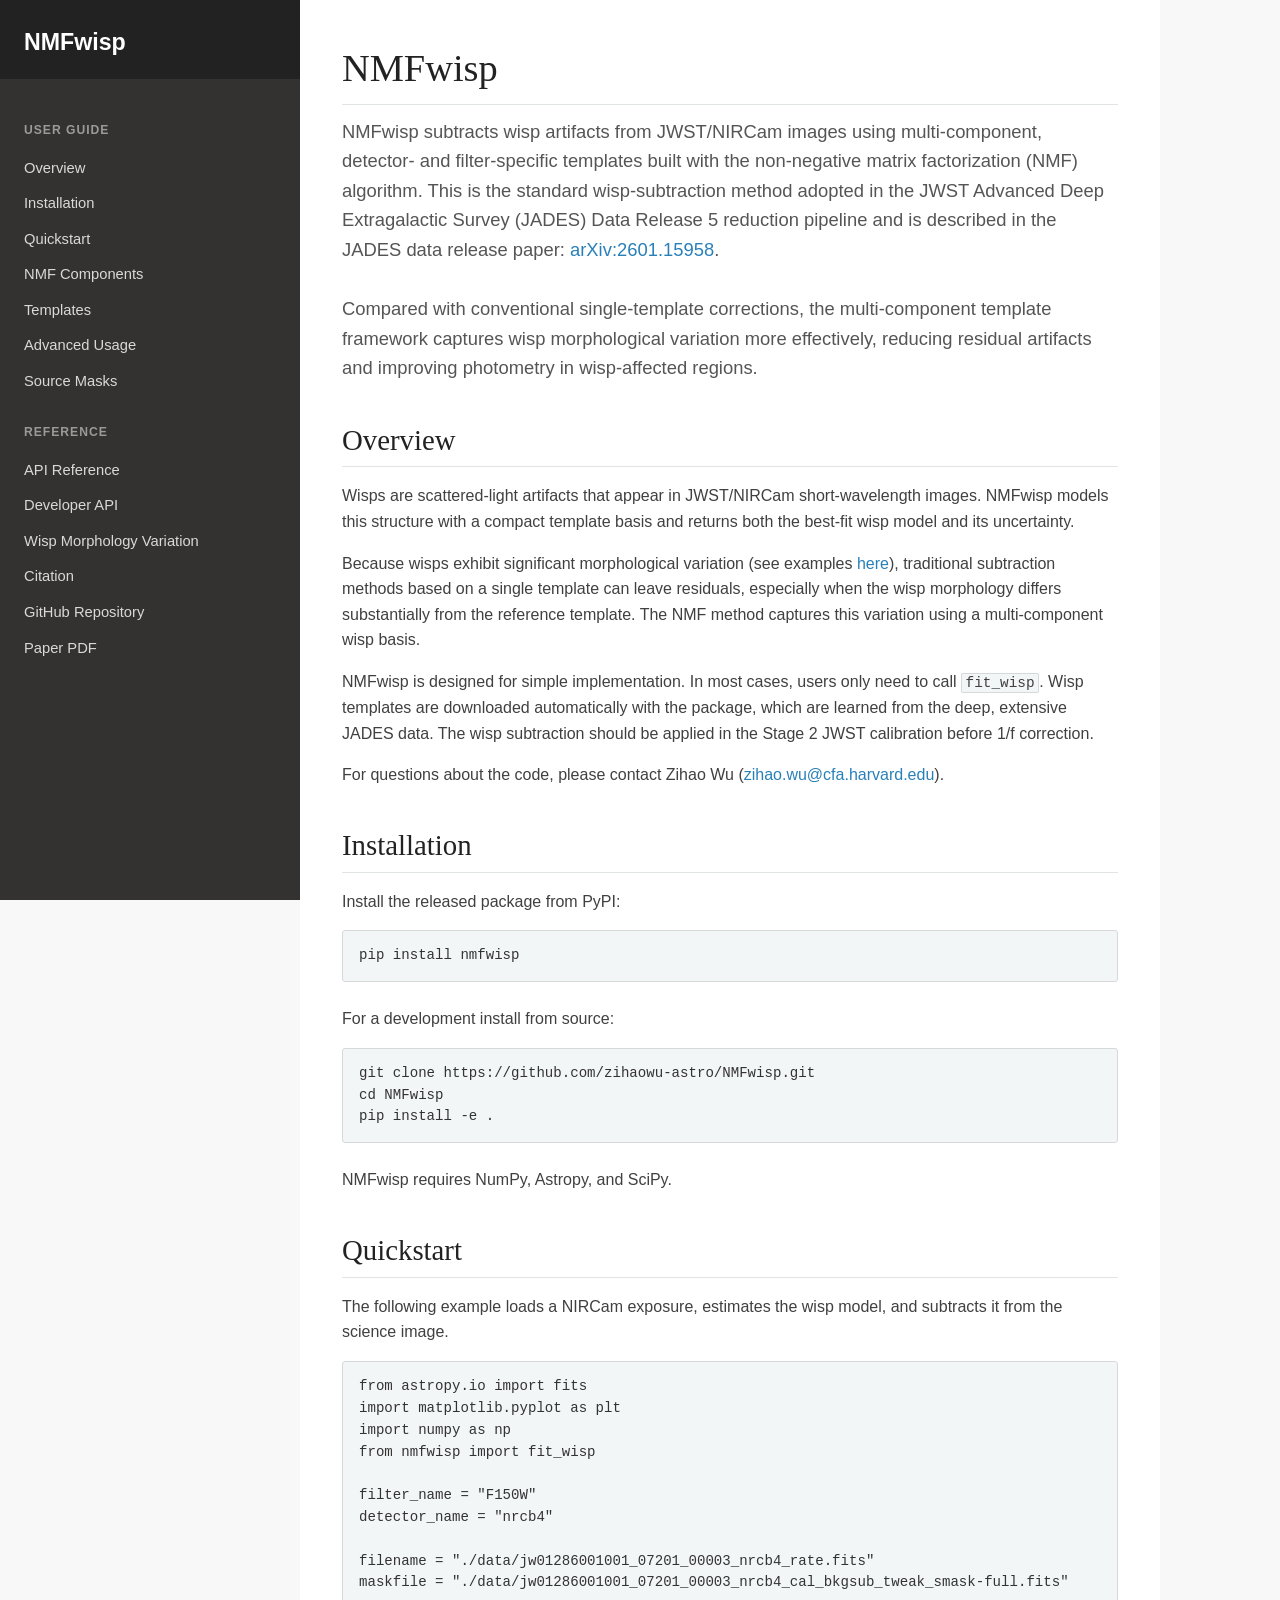
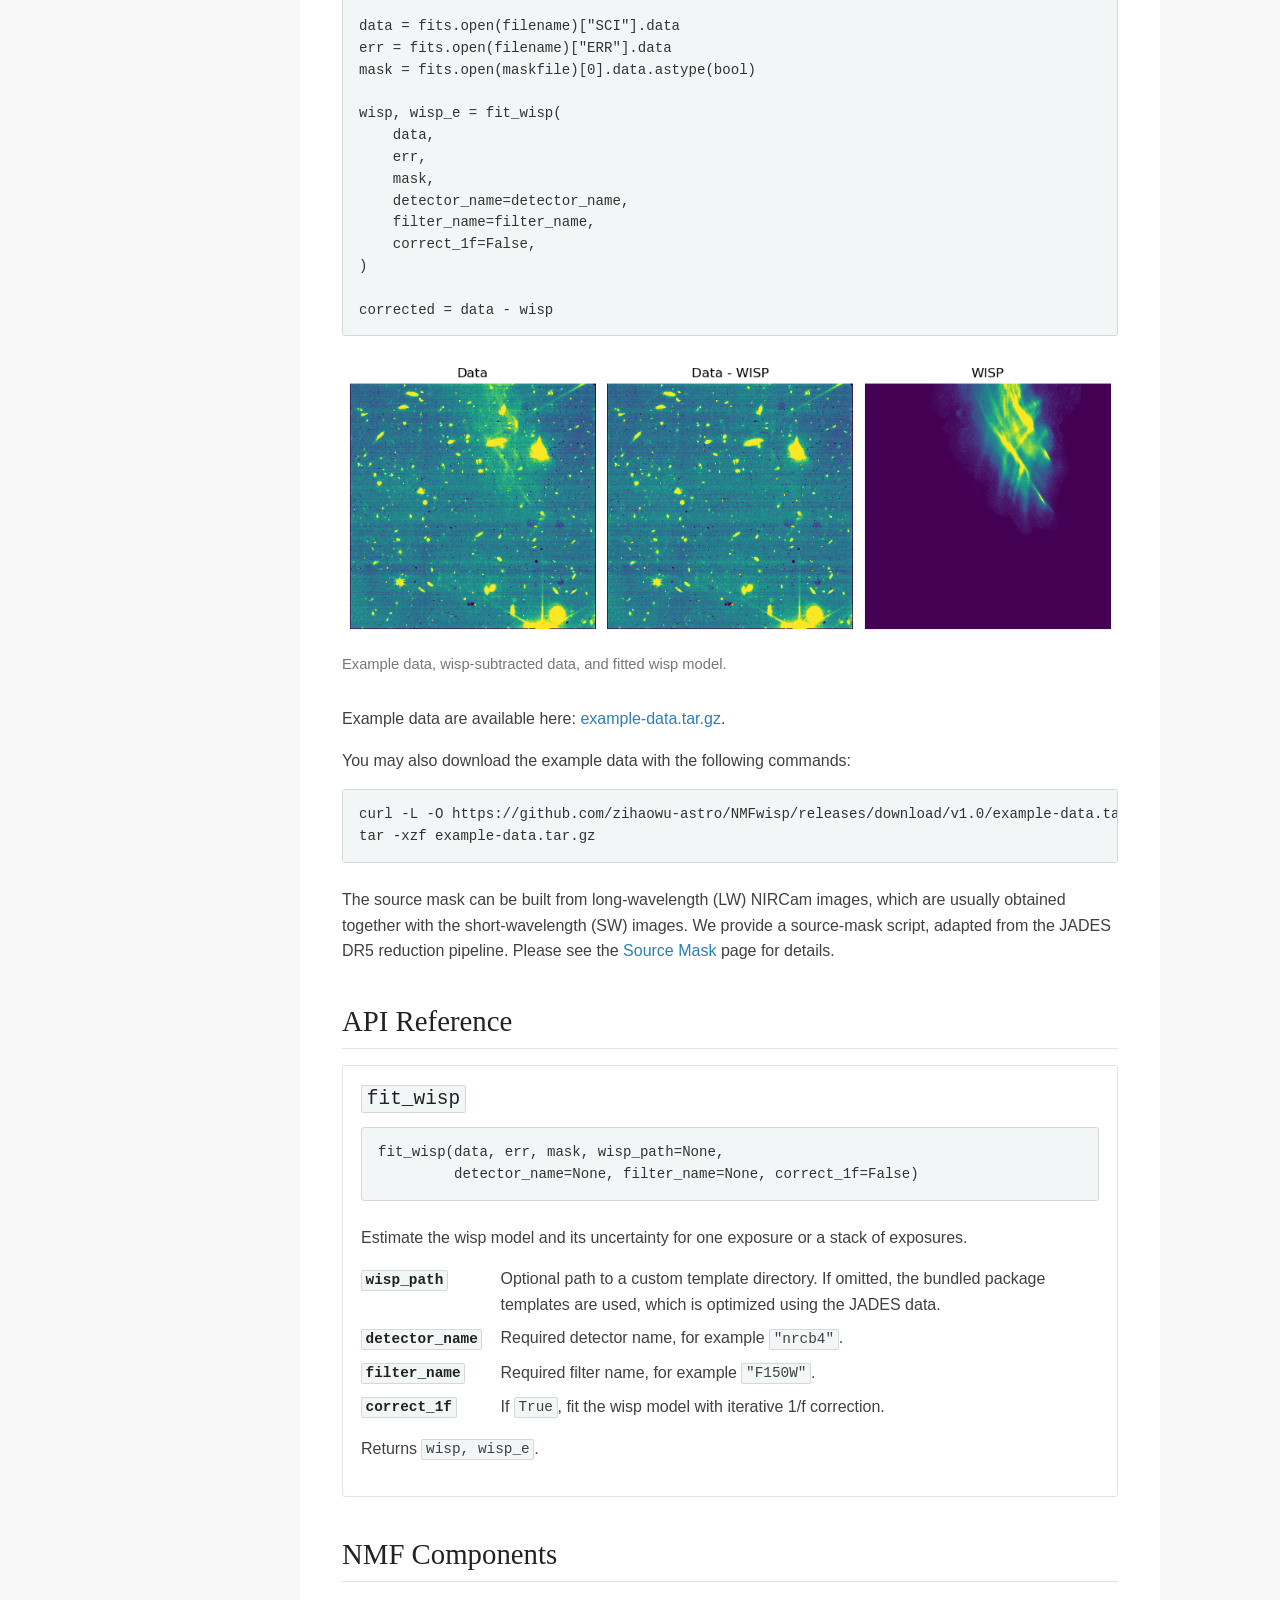
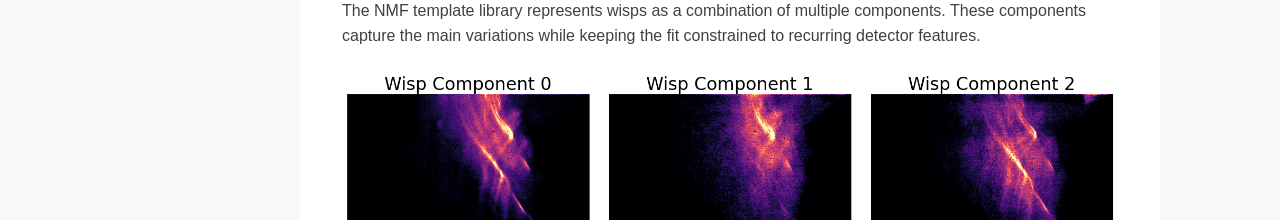
<file: index.html>
<!doctype html>
<html lang="en">
  <head>
    <meta charset="utf-8">
    <meta name="viewport" content="width=device-width, initial-scale=1">
    <meta http-equiv="refresh" content="0; url=docs/">
    <title>NMFwisp Documentation</title>
    <link rel="canonical" href="docs/">
  </head>
  <body>
    <p><a href="docs/">Open the NMFwisp documentation</a>.</p>
  </body>
</html>
</file>
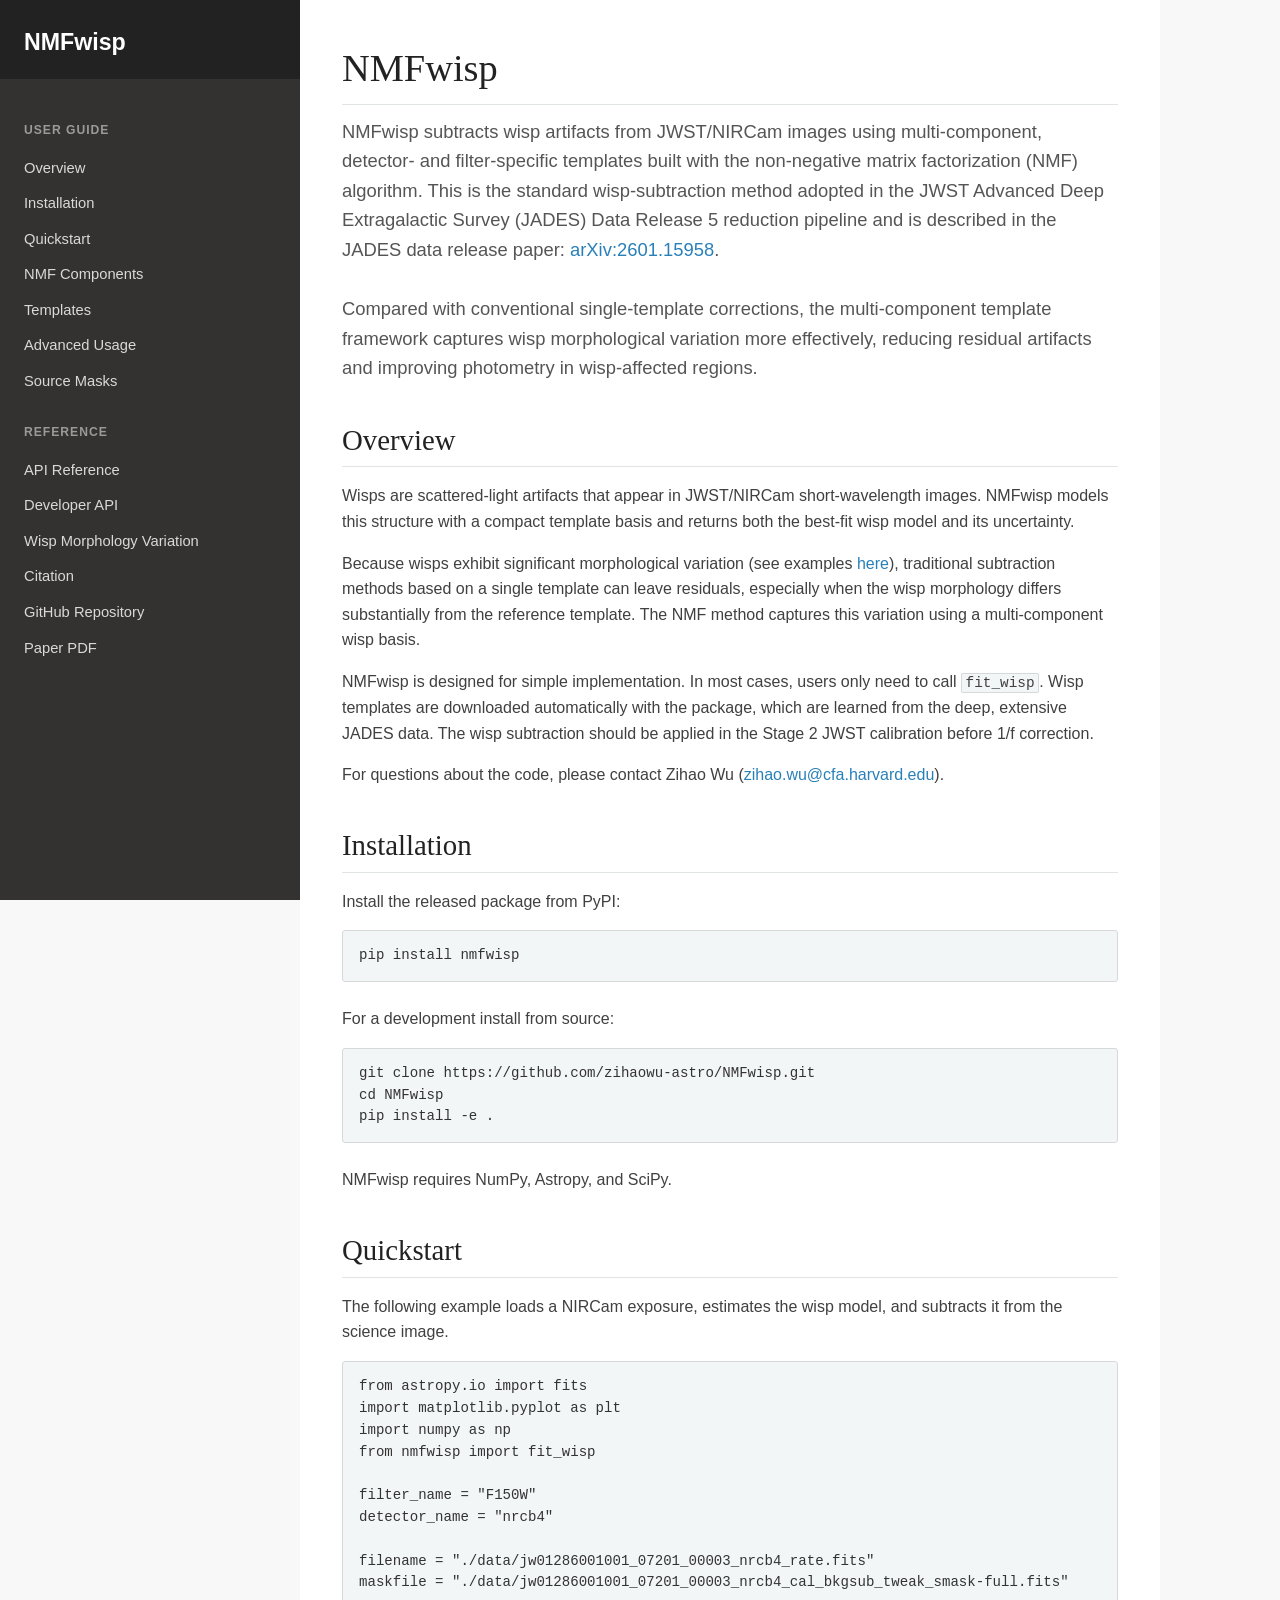
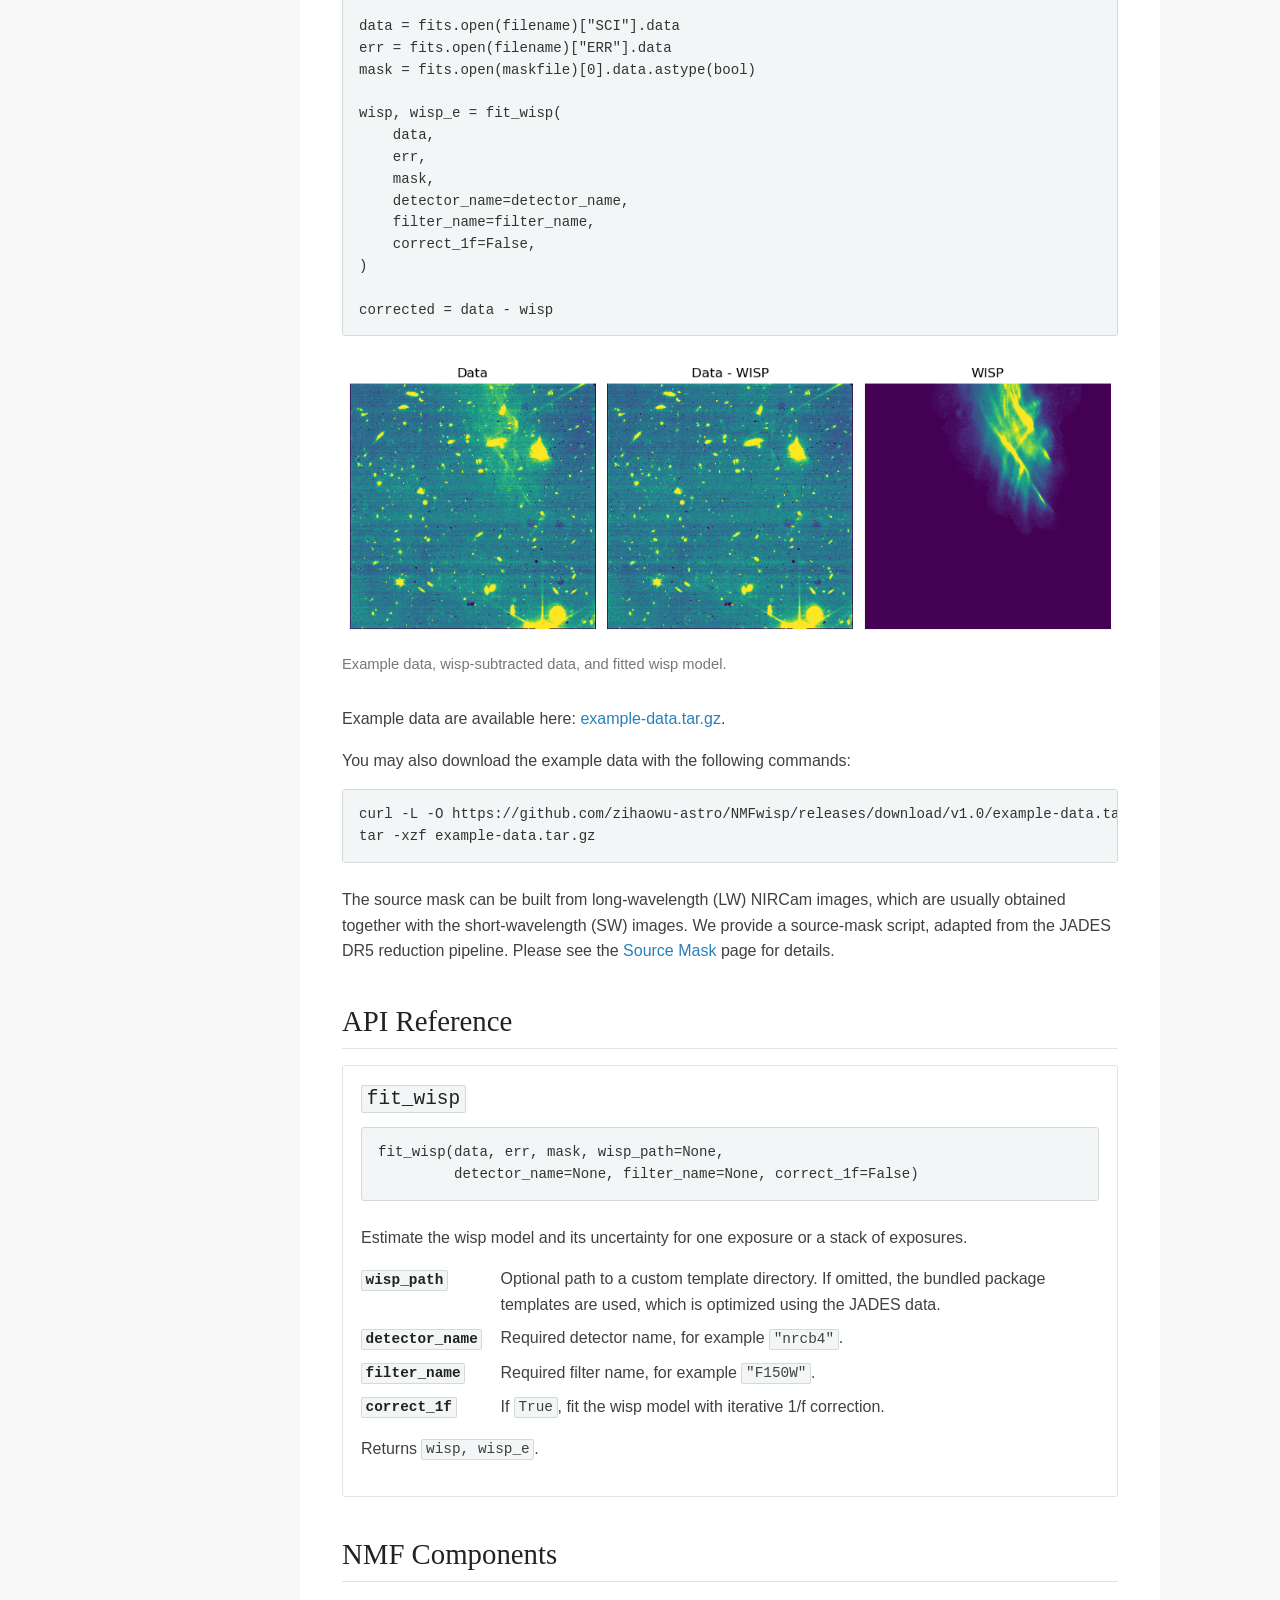
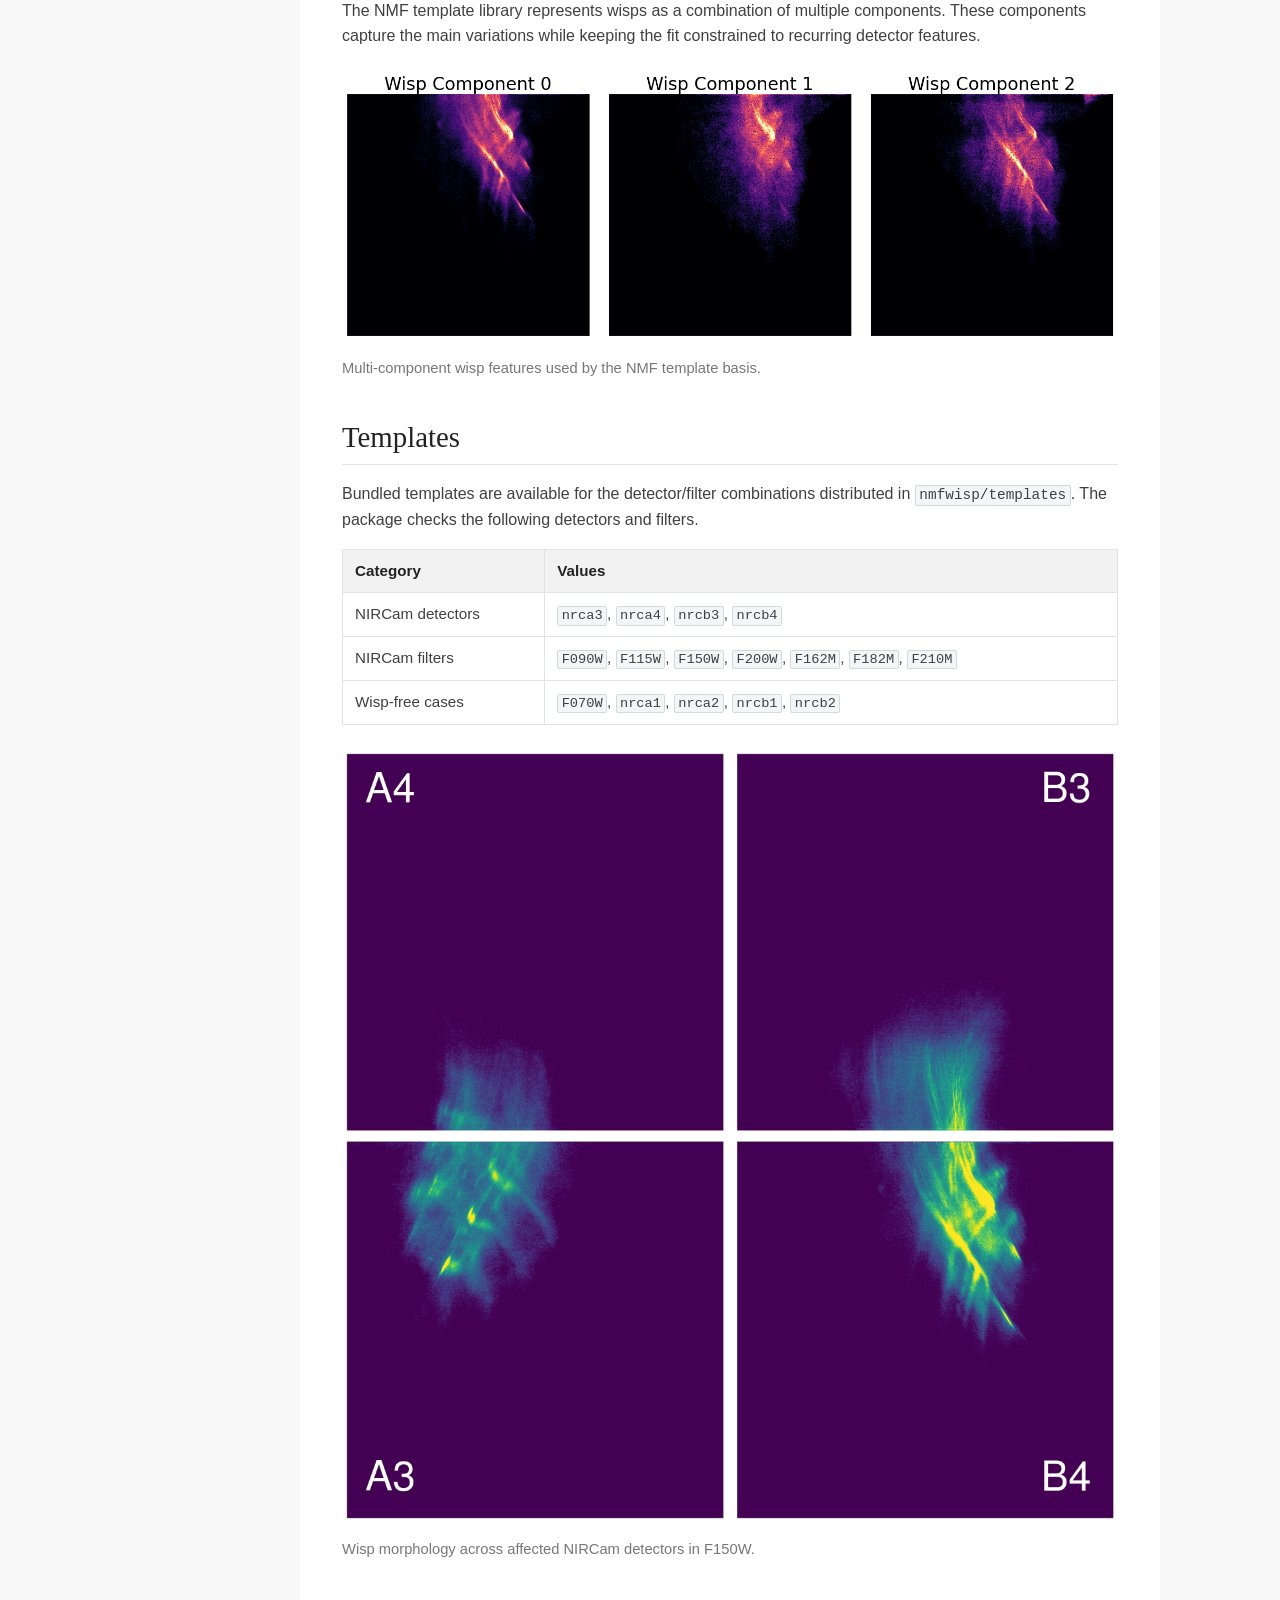
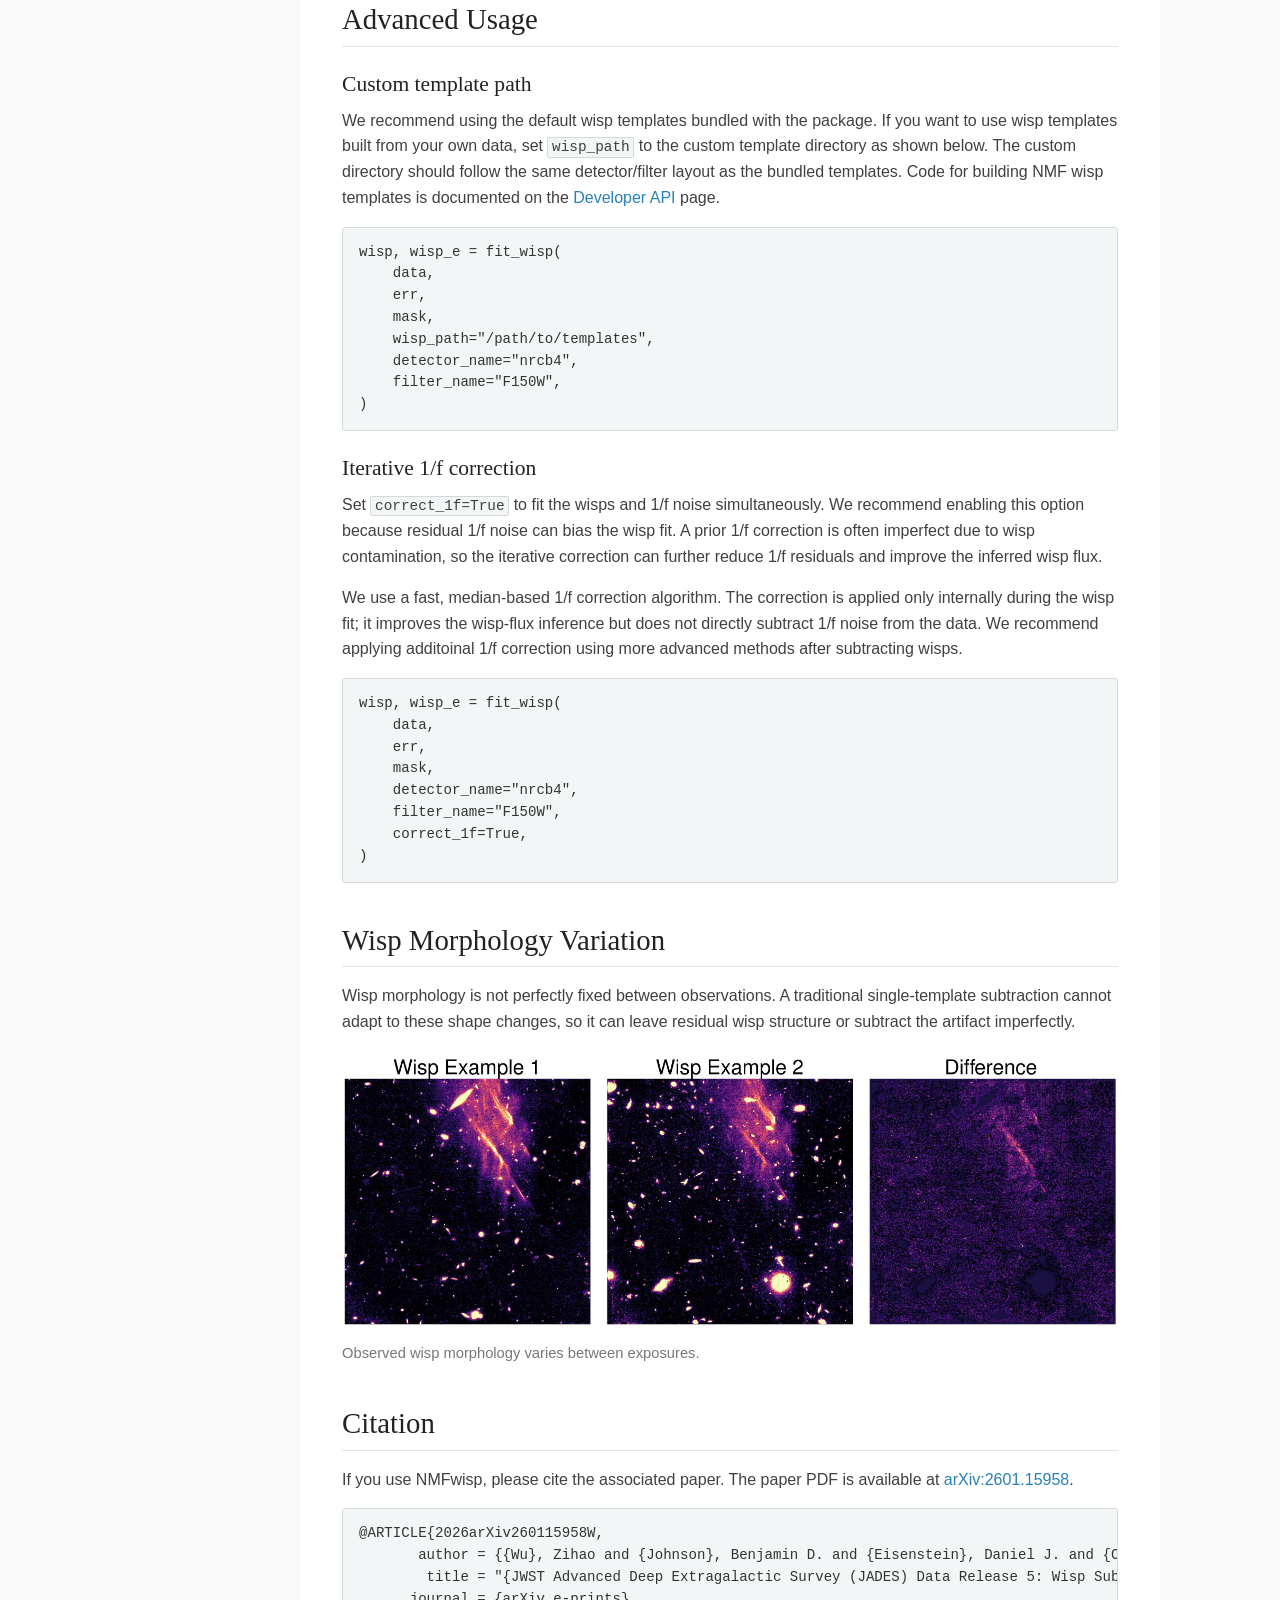
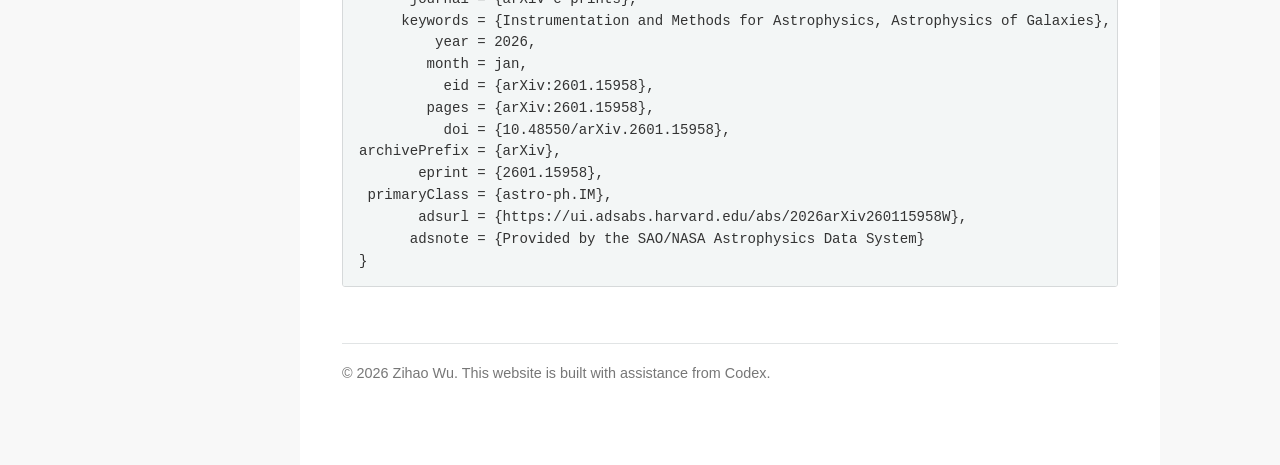
<file: docs/index.html>
<!doctype html>
<html lang="en">
  <head>
    <meta charset="utf-8">
    <meta name="viewport" content="width=device-width, initial-scale=1">
    <title>NMFwisp documentation</title>
    <meta
      name="description"
      content="Documentation for NMFwisp, a Python package for subtracting JWST/NIRCam wisp artifacts with NMF templates."
    >
    <link rel="stylesheet" href="styles.css">
  </head>
  <body>
    <a class="skip-link" href="#main-content">Skip to main content</a>
    <header class="topbar">
      <div class="topbar-inner">
        <a class="project" href="#top">NMFwisp</a>
        <button class="menu-button" type="button" aria-expanded="false" aria-controls="sidebar">
          Contents
        </button>
      </div>
    </header>

    <div class="layout" id="top">
      <aside class="sidebar" id="sidebar">
        <div class="sidebar-title"><a class="sidebar-title-link" href="index.html">NMFwisp</a></div>
        <nav aria-label="Documentation navigation">
          <p class="nav-caption">User Guide</p>
          <a href="#overview">Overview</a>
          <a href="#installation">Installation</a>
          <a href="#quickstart">Quickstart</a>
          <a href="#components">NMF Components</a>
          <a href="#templates">Templates</a>
          <a href="#advanced">Advanced Usage</a>
          <a href="source-mask.html">Source Masks</a>
          <p class="nav-caption">Reference</p>
          <a href="#api">API Reference</a>
          <a href="developer-api.html">Developer API</a>
          <a href="#wisp-morphology-variation">Wisp Morphology Variation</a>
          <a href="#citation">Citation</a>
          <a href="https://github.com/zihaowu-astro/nmfwisp">GitHub Repository</a>
          <a href="https://arxiv.org/pdf/2601.15958">Paper PDF</a>
        </nav>
      </aside>

    
    <main class="content" id="main-content">
      <h1>NMFwisp</h1>

      <p class="lead">
        NMFwisp subtracts wisp artifacts from JWST/NIRCam images
        using multi-component, detector- and filter-specific templates built with
        the non-negative matrix factorization (NMF) algorithm. This is the
        standard wisp-subtraction method adopted in the JWST Advanced Deep Extragalactic Survey (JADES) Data Release 5 reduction pipeline and is described in the JADES data release paper:
        <a href="https://arxiv.org/pdf/2601.15958">arXiv:2601.15958</a>.
      </p>

      <p class="lead">
        Compared with conventional single-template corrections, the multi-component
        template framework captures wisp morphological variation more effectively,
        reducing residual artifacts and improving photometry in wisp-affected regions.
      </p>

      <section id="overview">
        <h2>Overview</h2>

        <p>
          Wisps are scattered-light artifacts that appear in JWST/NIRCam
          short-wavelength images. NMFwisp models this structure with a compact
          template basis and returns both the best-fit wisp model and its uncertainty.
        </p>

        <p>
          Because wisps exhibit significant morphological variation
          (see examples <a href="#wisp-morphology-variation">here</a>),
          traditional subtraction methods based on a single template can leave
          residuals, especially when the wisp morphology differs substantially from
          the reference template. The NMF method captures this variation using a
          multi-component wisp basis.
        </p>

        <p>
          NMFwisp is designed for simple implementation. In most cases, users only need to call <code>fit_wisp</code>. Wisp templates are downloaded automatically with the package, which are learned from the deep, extensive JADES data. The wisp subtraction should be applied in the Stage 2 JWST calibration before 1/f correction. 
        </p>

        <p> 
          For questions about the code, please contact Zihao Wu (<a href="mailto:zihao.wu@cfa.harvard.edu">zihao.wu@cfa.harvard.edu</a>).
        </p>
      </section>




        <section id="installation">
          <h2>Installation</h2>
          <p>Install the released package from PyPI:</p>
          <pre><code>pip install nmfwisp</code></pre>
          <p>For a development install from source:</p>
          <pre><code>git clone https://github.com/zihaowu-astro/NMFwisp.git
cd NMFwisp
pip install -e .</code></pre>
          <p>
            NMFwisp requires NumPy, Astropy, and SciPy.
          </p>
        </section>

        <section id="quickstart">
          <h2>Quickstart</h2>
          <p>
            The following example loads a NIRCam exposure, estimates the wisp
            model, and subtracts it from the science image.
          </p>
          <pre><code>from astropy.io import fits
import matplotlib.pyplot as plt
import numpy as np
from nmfwisp import fit_wisp

filter_name = "F150W"
detector_name = "nrcb4"

filename = "./data/jw01286001001_07201_00003_nrcb4_rate.fits"
maskfile = "./data/jw01286001001_07201_00003_nrcb4_cal_bkgsub_tweak_smask-full.fits"

data = fits.open(filename)["SCI"].data
err = fits.open(filename)["ERR"].data
mask = fits.open(maskfile)[0].data.astype(bool)

wisp, wisp_e = fit_wisp(
    data,
    err,
    mask,
    detector_name=detector_name,
    filter_name=filter_name,
    correct_1f=False,
)

corrected = data - wisp</code></pre>

          <figure>
            <img src="example.png" alt="Example NMFwisp subtraction showing data, corrected data, and wisp model.">
            <figcaption>Example data, wisp-subtracted data, and fitted wisp model.</figcaption>
          </figure>
          <p>
            Example data are available here:
            <a href="https://github.com/zihaowu-astro/NMFwisp/releases/download/v1.0/example-data.tar.gz">example-data.tar.gz</a>.
          </p>
          <p>
          You may also download the example data with the following commands:
          </p>
          <pre><code>curl -L -O https://github.com/zihaowu-astro/NMFwisp/releases/download/v1.0/example-data.tar.gz
tar -xzf example-data.tar.gz</code></pre>
          <p>
            The source mask can be built from long-wavelength (LW) NIRCam
            images, which are usually obtained together with the
            short-wavelength (SW) images. We provide a source-mask script,
            adapted from the JADES DR5 reduction pipeline. Please see the
            <a href="source-mask.html">Source Mask</a> page for details.
          </p>
        </section>

        <section id="api">
          <h2>API Reference</h2>
          <section class="api-item">
            <h3><code>fit_wisp</code></h3>
            <pre><code>fit_wisp(data, err, mask, wisp_path=None, 
         detector_name=None, filter_name=None, correct_1f=False)</code></pre>
            <p>
              Estimate the wisp model and its uncertainty for one exposure or a
              stack of exposures.
            </p>
            <dl>
              <dt><code>wisp_path</code></dt>
              <dd>
                Optional path to a custom template directory. If omitted, the
                bundled package templates are used, which is optimized using the JADES data.
              </dd>
              <dt><code>detector_name</code></dt>
              <dd>
                Required detector name, for example <code>"nrcb4"</code>.
              </dd>
              <dt><code>filter_name</code></dt>
              <dd>
                Required filter name, for example <code>"F150W"</code>.
              </dd>
              <dt><code>correct_1f</code></dt>
              <dd>
                If <code>True</code>, fit the wisp model with iterative 1/f
                correction.
              </dd>
            </dl>
            <p>Returns <code>wisp, wisp_e</code>.</p>
          </section>
        </section>

        <section id="components">
          <h2>NMF Components</h2>
          <p>
            The NMF template library represents wisps as a combination of
            multiple components. These components capture the main variations
            while keeping the fit constrained to recurring detector features.
          </p>
          <figure>
            <img src="wisp_components.png" alt="Multi-component NMF wisp features.">
            <figcaption>Multi-component wisp features used by the NMF template basis.</figcaption>
          </figure>
        </section>

        <section id="templates">
          <h2>Templates</h2>
          <p>
            Bundled templates are available for the detector/filter combinations
            distributed in <code>nmfwisp/templates</code>. The package checks
            the following detectors and filters.
          </p>
          <table>
            <thead>
              <tr>
                <th>Category</th>
                <th>Values</th>
              </tr>
            </thead>
            <tbody>
              <tr>
                <td>NIRCam detectors</td>
                <td><code>nrca3</code>, <code>nrca4</code>, <code>nrcb3</code>, <code>nrcb4</code></td>
              </tr>
              <tr>
                <td>NIRCam filters</td>
                <td><code>F090W</code>, <code>F115W</code>, <code>F150W</code>, <code>F200W</code>, <code>F162M</code>, <code>F182M</code>, <code>F210M</code></td>
              </tr>
              <tr>
                <td>Wisp-free cases</td>
                <td><code>F070W</code>, <code>nrca1</code>, <code>nrca2</code>, <code>nrcb1</code>, <code>nrcb2</code></td>
              </tr>
            </tbody>
          </table>
          <figure>
            <img src="all_wisps.jpg" alt="Wisp morphology across affected NIRCam detectors in F150W.">
            <figcaption>Wisp morphology across affected NIRCam detectors in F150W.</figcaption>
          </figure>
        </section>

        <section id="advanced">
          <h2>Advanced Usage</h2>
          <h3>Custom template path</h3>
          <p>
            We recommend using the default wisp templates bundled with the
            package. If you want to use wisp templates built from your own data,
            set <code>wisp_path</code> to the custom template directory as shown
            below. The custom directory should follow the same detector/filter
            layout as the bundled templates. Code for building NMF wisp
            templates is documented on the
            <a href="developer-api.html">Developer API</a> page.
          </p>
          <pre><code>wisp, wisp_e = fit_wisp(
    data,
    err,
    mask,
    wisp_path="/path/to/templates",
    detector_name="nrcb4",
    filter_name="F150W",
)</code></pre>

          <h3>Iterative 1/f correction</h3>
          <p>
            Set <code>correct_1f=True</code> to fit the wisps and 1/f noise simultaneously. We recommend enabling this option because residual 1/f noise can bias the wisp fit. A prior 1/f correction is often imperfect due to wisp contamination, so the iterative correction can further reduce 1/f residuals and improve the inferred wisp flux.</p>
           <p> We use a fast, median-based 1/f correction algorithm. The correction is applied only internally during the wisp fit; it improves the wisp-flux inference but does not directly subtract 1/f noise from the data. We recommend applying additoinal 1/f correction using more advanced methods after subtracting wisps. </p> 
          </p>
          <pre><code>wisp, wisp_e = fit_wisp(
    data,
    err,
    mask,
    detector_name="nrcb4",
    filter_name="F150W",
    correct_1f=True,
)</code></pre>
        </section>

        <section id="wisp-morphology-variation">
          <h2>Wisp Morphology Variation</h2>
          <p>
            Wisp morphology is not perfectly fixed between observations. A
            traditional single-template subtraction cannot adapt to these shape
            changes, so it can leave residual wisp structure or subtract the
            artifact imperfectly.
          </p>
          <figure>
            <img src="wisp_variation_example.jpg" alt="Example showing variation in wisp morphology between observations.">
            <figcaption>Observed wisp morphology varies between exposures.</figcaption>
          </figure>
        </section>

        <section id="citation">
          <h2>Citation</h2>
          <p>
            If you use NMFwisp, please cite the associated paper. The paper PDF
            is available at
            <a href="https://arxiv.org/pdf/2601.15958">arXiv:2601.15958</a>.
          </p>
          <pre><code>@ARTICLE{2026arXiv260115958W,
       author = {{Wu}, Zihao and {Johnson}, Benjamin D. and {Eisenstein}, Daniel J. and {Cargile}, Phillip and {Hainline}, Kevin and {Hausen}, Ryan and {Rinaldi}, Pierluigi and {Robertson}, Brant E. and {Tacchella}, Sandro and {Williams}, Christina C. and {Willmer}, Christopher N.~A.},
        title = "{JWST Advanced Deep Extragalactic Survey (JADES) Data Release 5: Wisp Subtraction with the Non-negative Matrix Factorization Algorithm}",
      journal = {arXiv e-prints},
     keywords = {Instrumentation and Methods for Astrophysics, Astrophysics of Galaxies},
         year = 2026,
        month = jan,
          eid = {arXiv:2601.15958},
        pages = {arXiv:2601.15958},
          doi = {10.48550/arXiv.2601.15958},
archivePrefix = {arXiv},
       eprint = {2601.15958},
 primaryClass = {astro-ph.IM},
       adsurl = {https://ui.adsabs.harvard.edu/abs/2026arXiv260115958W},
      adsnote = {Provided by the SAO/NASA Astrophysics Data System}
}</code></pre>
        </section>
        <footer class="doc-footer">
          <p>&copy; 2026 Zihao Wu. This website is built with assistance from Codex.</p>
        </footer>
      </main>
    </div>

    <script src="site.js"></script>
  </body>
</html>
</file>
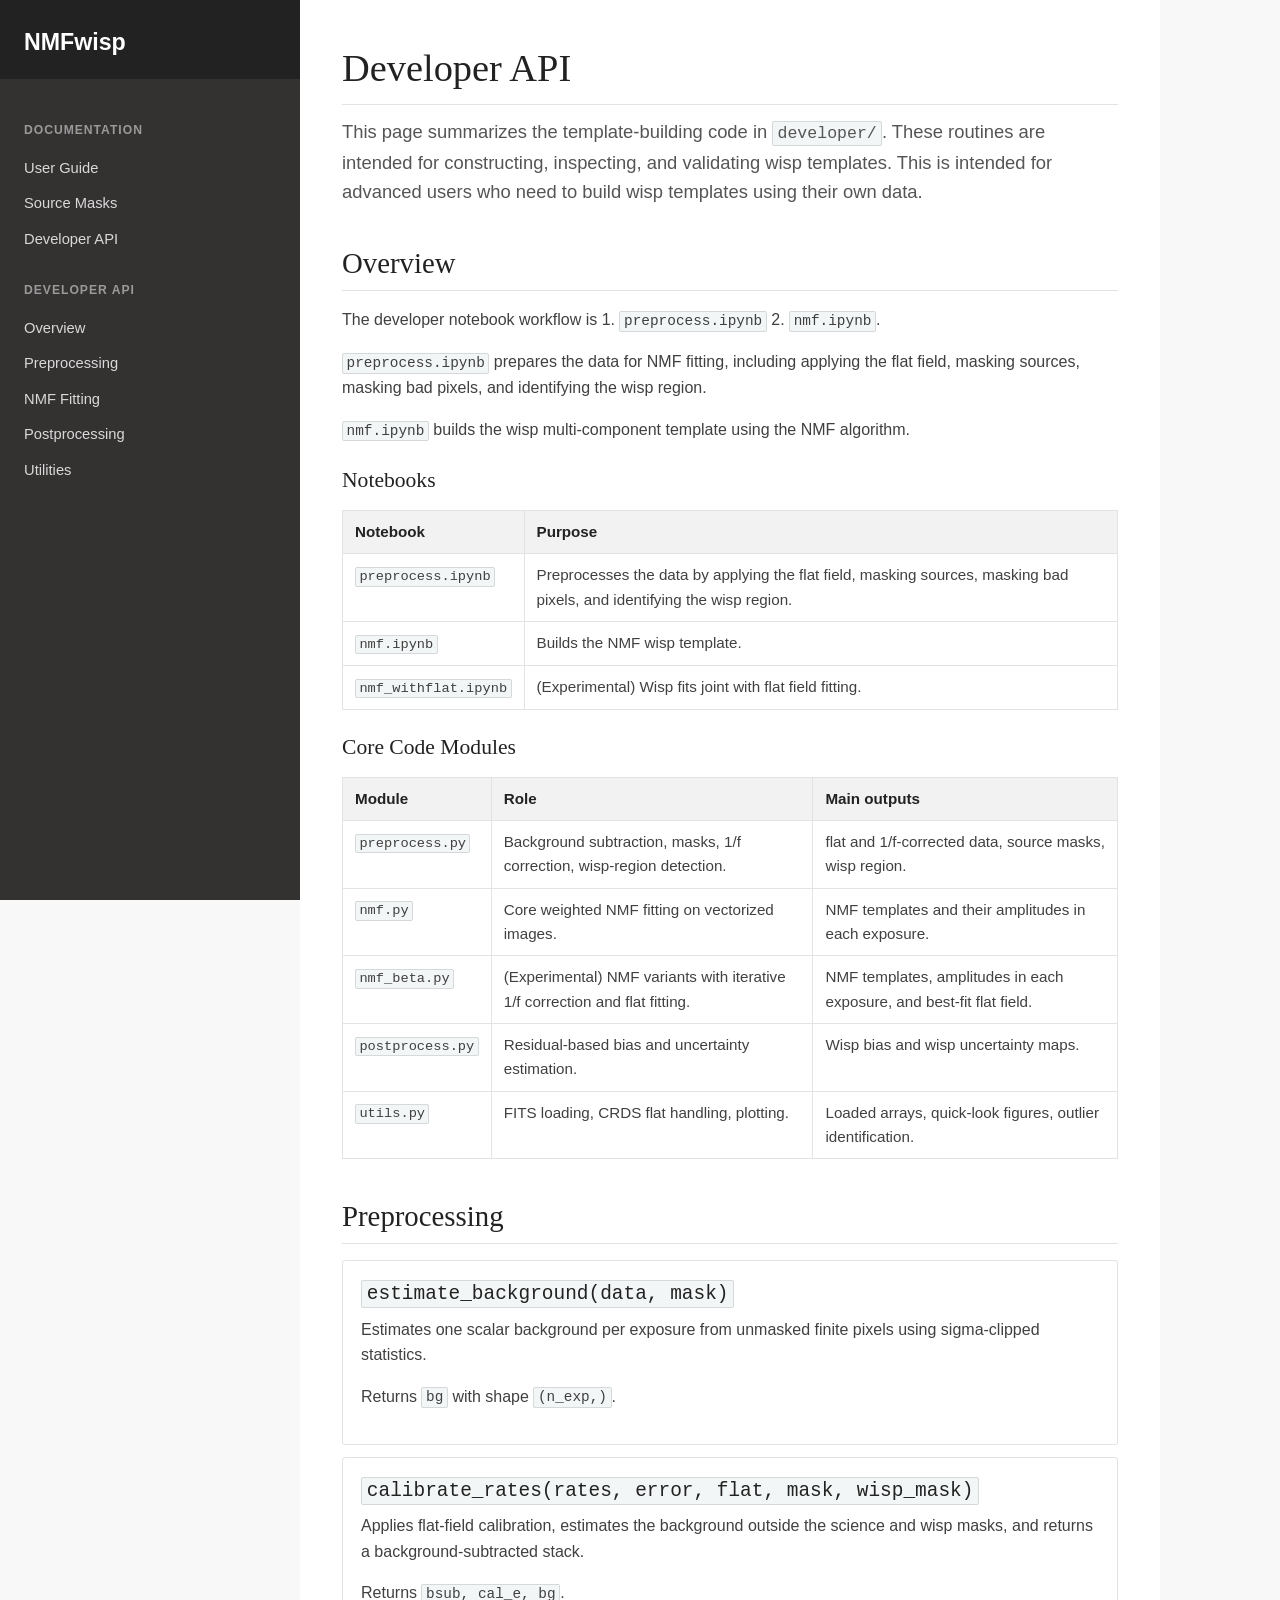
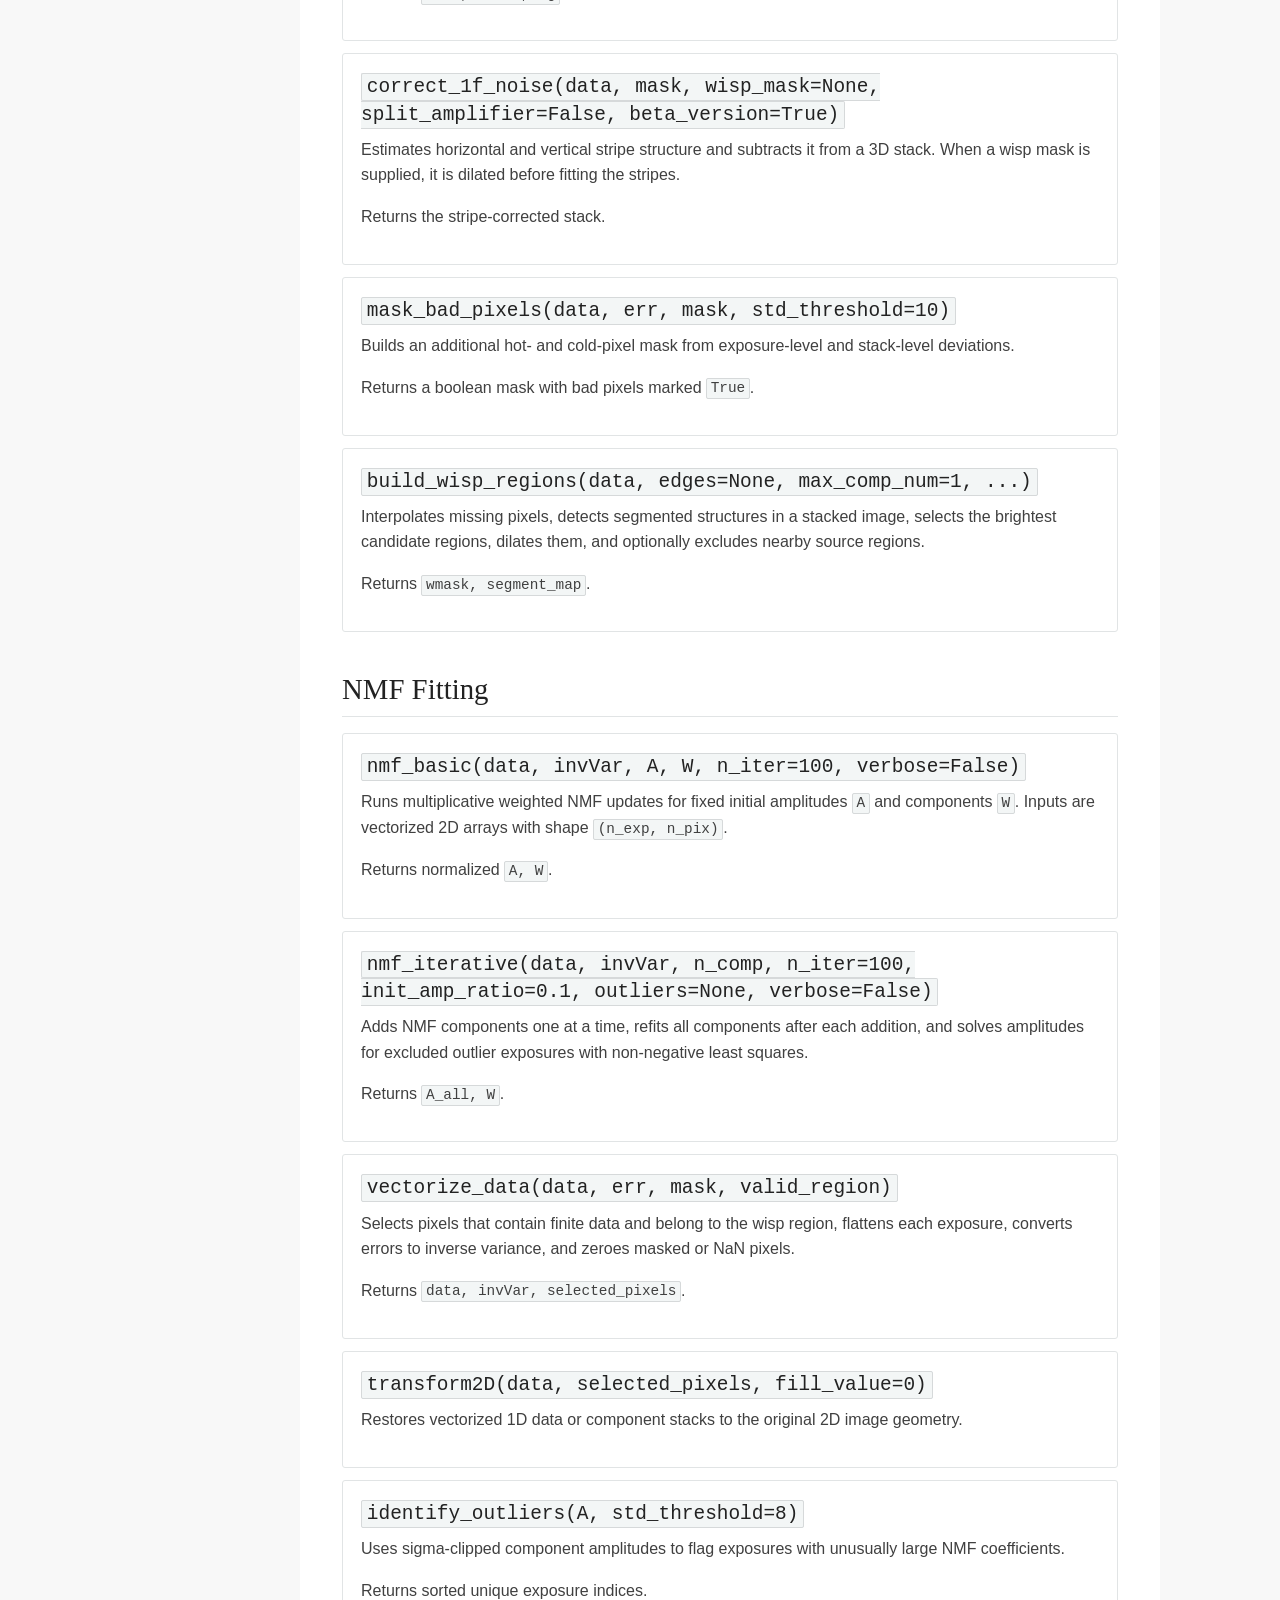
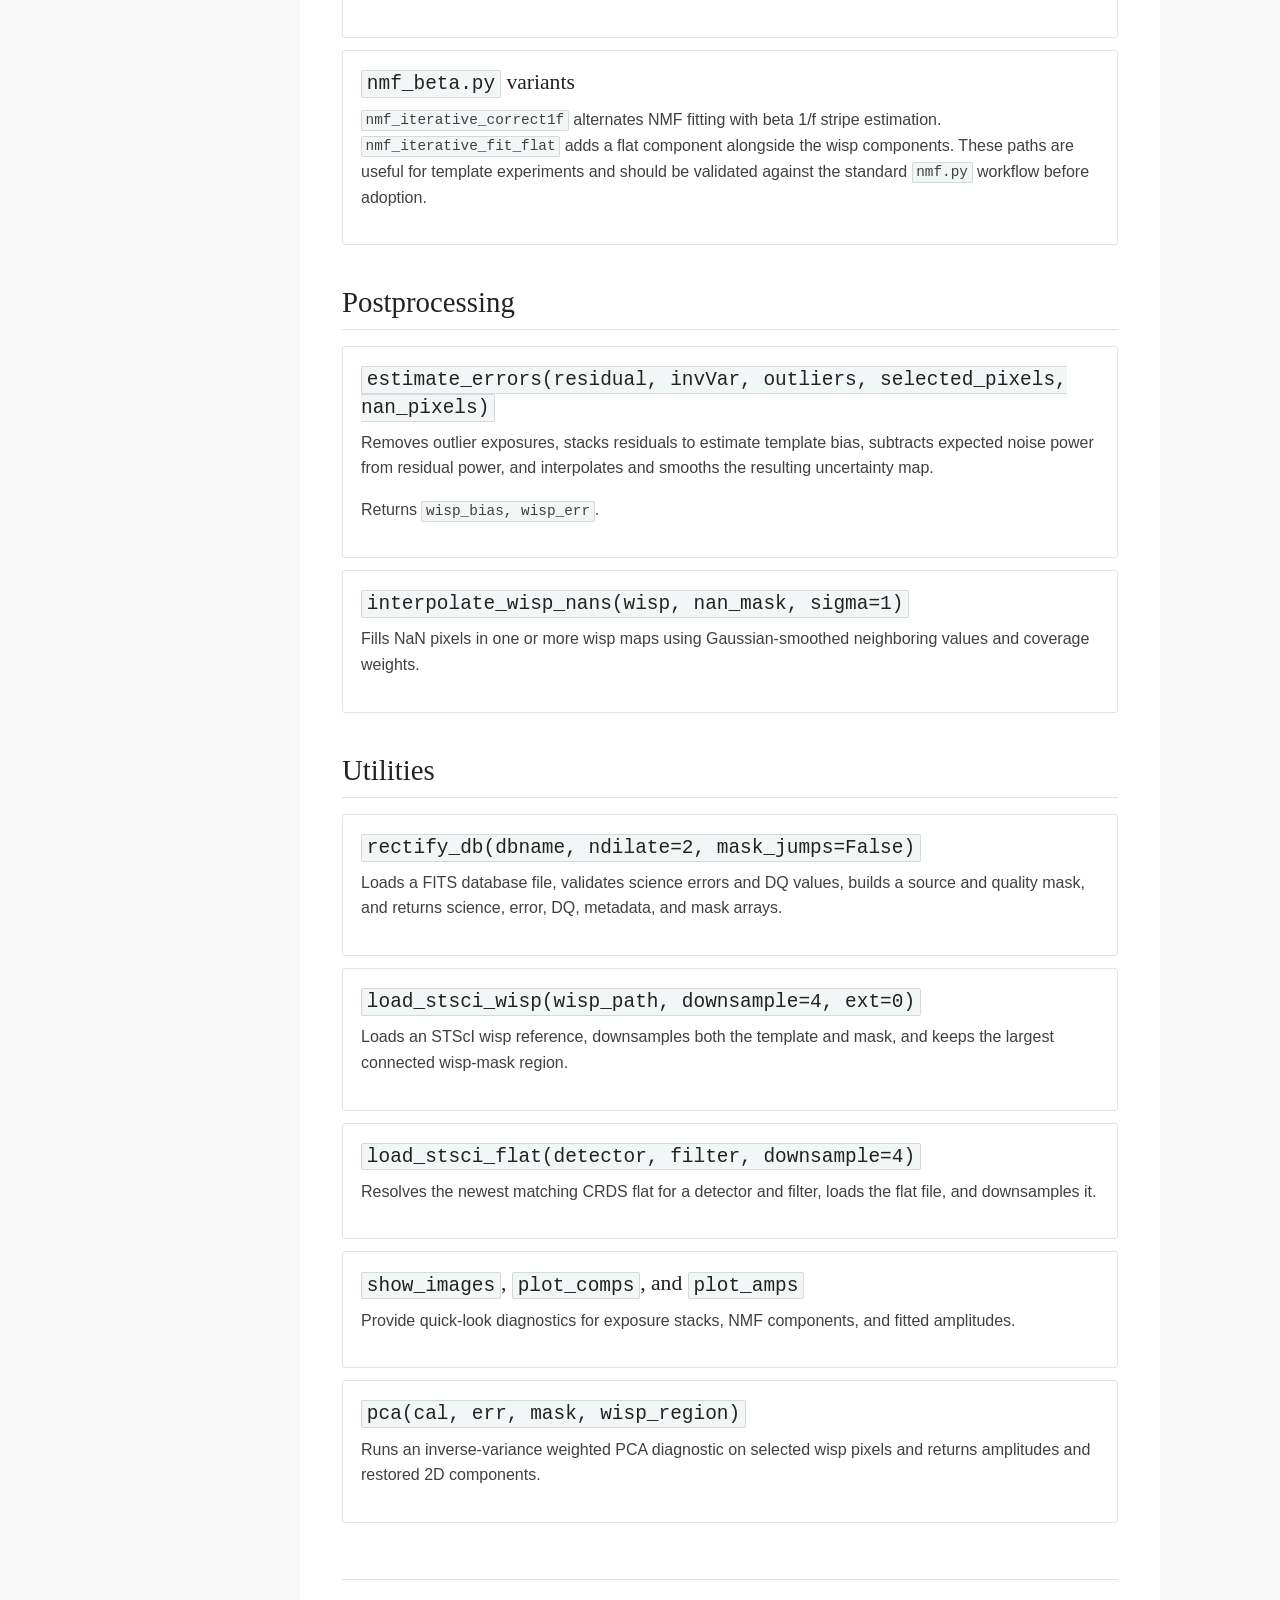
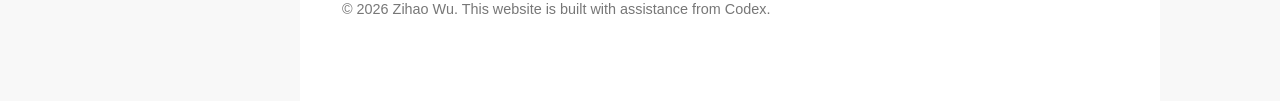
<file: docs/developer-api.html>
<!doctype html>
<html lang="en">
  <head>
    <meta charset="utf-8">
    <meta name="viewport" content="width=device-width, initial-scale=1">
    <title>NMFwisp developer API</title>
    <meta
      name="description"
      content="Developer API notes for the NMFwisp template-building code."
    >
    <link rel="stylesheet" href="styles.css">
  </head>
  <body>
    <a class="skip-link" href="#main-content">Skip to main content</a>
    <header class="topbar">
      <div class="topbar-inner">
        <a class="project" href="index.html">NMFwisp</a>
        <button class="menu-button" type="button" aria-expanded="false" aria-controls="sidebar">
          Contents
        </button>
      </div>
    </header>

    <div class="layout" id="top">
      <aside class="sidebar" id="sidebar">
        <div class="sidebar-title"><a class="sidebar-title-link" href="index.html">NMFwisp</a></div>
        <nav aria-label="Developer API navigation">
          <p class="nav-caption">Documentation</p>
          <a href="index.html">User Guide</a>
          <a href="source-mask.html">Source Masks</a>
          <a href="developer-api.html">Developer API</a>
          <p class="nav-caption">Developer API</p>
          <a href="#overview">Overview</a>
          <a href="#preprocess">Preprocessing</a>
          <a href="#nmf">NMF Fitting</a>
          <a href="#postprocess">Postprocessing</a>
          <a href="#utils">Utilities</a>
        </nav>
      </aside>

      <main class="content" id="main-content">
        <h1>Developer API</h1>

        <p class="lead">
          This page summarizes the template-building code in <code>developer/</code>.
          These routines are intended for constructing, inspecting, and validating
          wisp templates. This is intended for advanced users who need to build wisp templates using their own data.
        </p>

        <section id="overview">
          <h2>Overview</h2>
          <p>
            The developer notebook workflow is 1. <code>preprocess.ipynb</code>
            2. <code>nmf.ipynb</code>.  </p>
            
          <p>
            <code>preprocess.ipynb</code>
            prepares the data for NMF fitting, including applying the flat field, masking sources, masking bad pixels,
            and identifying the wisp region. 
          </p>
          
          <p>
            <code>nmf.ipynb</code> builds the
             wisp multi-component template using the NMF algorithm.
          </p>

          
          <h3>Notebooks</h3>
            <table>
              <thead>
                <tr>
                  <th>Notebook</th>
                  <th>Purpose</th>
                </tr>
              </thead>
              <tbody>
                <tr>
                  <td><code>preprocess.ipynb</code></td>
                  <td>Preprocesses the data by applying the flat field, masking sources, masking bad pixels, and identifying the wisp region.</td>
                </tr>
                <tr>
                  <td><code>nmf.ipynb</code></td>
                  <td>Builds the NMF wisp template.</td>
                </tr>
                <tr>
                  <td><code>nmf_withflat.ipynb</code></td>
                  <td>(Experimental) Wisp fits joint with flat field fitting.</td>
                </tr>
              </tbody>
            </table>
        
        
    
        <h3>Core Code Modules</h3>
          <table>
            <thead>
              <tr>
                <th>Module</th>
                <th>Role</th>
                <th>Main outputs</th>
              </tr>
            </thead>
            <tbody>
              <tr>
                <td><code>preprocess.py</code></td>
                <td>Background subtraction, masks, 1/f correction, wisp-region detection.</td>
                <td>flat and 1/f-corrected data, source masks, wisp region.</td>
              </tr>
              <tr>
                <td><code>nmf.py</code></td>
                <td>Core weighted NMF fitting on vectorized images.</td>
                <td>NMF templates and their amplitudes in each exposure.</td>
              </tr>
              <tr>
                <td><code>nmf_beta.py</code></td>
                <td>(Experimental) NMF variants with iterative 1/f correction and flat fitting.</td>
                <td>NMF templates, amplitudes in each exposure, and best-fit flat field.</td>
              </tr>
              <tr>
                <td><code>postprocess.py</code></td>
                <td>Residual-based bias and uncertainty estimation.</td>
                <td>Wisp bias and wisp uncertainty maps.</td>
              </tr>
              <tr>
                <td><code>utils.py</code></td>
                <td>FITS loading, CRDS flat handling, plotting.</td>
                <td>Loaded arrays, quick-look figures, outlier identification.</td>
              </tr>
            </tbody>
          </table>
        
        </section>
        

        <section id="preprocess">
          <h2>Preprocessing</h2>

          <section class="api-item">
            <h3><code>estimate_background(data, mask)</code></h3>
            <p>
              Estimates one scalar background per exposure from unmasked finite
              pixels using sigma-clipped statistics.
            </p>
            <p>Returns <code>bg</code> with shape <code>(n_exp,)</code>.</p>
          </section>

          <section class="api-item">
            <h3><code>calibrate_rates(rates, error, flat, mask, wisp_mask)</code></h3>
            <p>
              Applies flat-field calibration, estimates the background outside
              the science and wisp masks, and returns a background-subtracted
              stack.
            </p>
            <p>Returns <code>bsub, cal_e, bg</code>.</p>
          </section>

          <section class="api-item">
            <h3><code>correct_1f_noise(data, mask, wisp_mask=None, split_amplifier=False, beta_version=True)</code></h3>
            <p>
              Estimates horizontal and vertical stripe structure and subtracts it
              from a 3D stack. When a wisp mask is supplied, it is dilated before
              fitting the stripes.
            </p>
            <p>Returns the stripe-corrected stack.</p>
          </section>

          <section class="api-item">
            <h3><code>mask_bad_pixels(data, err, mask, std_threshold=10)</code></h3>
            <p>
              Builds an additional hot- and cold-pixel mask from exposure-level
              and stack-level deviations.
            </p>
            <p>Returns a boolean mask with bad pixels marked <code>True</code>.</p>
          </section>

          <section class="api-item">
            <h3><code>build_wisp_regions(data, edges=None, max_comp_num=1, ...)</code></h3>
            <p>
              Interpolates missing pixels, detects segmented structures in a
              stacked image, selects the brightest candidate regions, dilates
              them, and optionally excludes nearby source regions.
            </p>
            <p>Returns <code>wmask, segment_map</code>.</p>
          </section>
        </section>

        <section id="nmf">
          <h2>NMF Fitting</h2>

          <section class="api-item">
            <h3><code>nmf_basic(data, invVar, A, W, n_iter=100, verbose=False)</code></h3>
            <p>
              Runs multiplicative weighted NMF updates for fixed initial
              amplitudes <code>A</code> and components <code>W</code>. Inputs are
              vectorized 2D arrays with shape <code>(n_exp, n_pix)</code>.
            </p>
            <p>Returns normalized <code>A, W</code>.</p>
          </section>

          <section class="api-item">
            <h3><code>nmf_iterative(data, invVar, n_comp, n_iter=100, init_amp_ratio=0.1, outliers=None, verbose=False)</code></h3>
            <p>
              Adds NMF components one at a time, refits all components after each
              addition, and solves amplitudes for excluded outlier exposures with
              non-negative least squares.
            </p>
            <p>Returns <code>A_all, W</code>.</p>
          </section>

          <section class="api-item">
            <h3><code>vectorize_data(data, err, mask, valid_region)</code></h3>
            <p>
              Selects pixels that contain finite data and belong to the wisp
              region, flattens each exposure, converts errors to inverse
              variance, and zeroes masked or NaN pixels.
            </p>
            <p>Returns <code>data, invVar, selected_pixels</code>.</p>
          </section>

          <section class="api-item">
            <h3><code>transform2D(data, selected_pixels, fill_value=0)</code></h3>
            <p>
              Restores vectorized 1D data or component stacks to the original 2D
              image geometry.
            </p>
          </section>

          <section class="api-item">
            <h3><code>identify_outliers(A, std_threshold=8)</code></h3>
            <p>
              Uses sigma-clipped component amplitudes to flag exposures with
              unusually large NMF coefficients.
            </p>
            <p>Returns sorted unique exposure indices.</p>
          </section>

          <section class="api-item">
            <h3><code>nmf_beta.py</code> variants</h3>
            <p>
              <code>nmf_iterative_correct1f</code> alternates NMF fitting with
              beta 1/f stripe estimation. <code>nmf_iterative_fit_flat</code>
              adds a flat component alongside the wisp components. These paths
              are useful for template experiments and should be validated against
              the standard <code>nmf.py</code> workflow before adoption.
            </p>
          </section>
        </section>

        <section id="postprocess">
          <h2>Postprocessing</h2>

          <section class="api-item">
            <h3><code>estimate_errors(residual, invVar, outliers, selected_pixels, nan_pixels)</code></h3>
            <p>
              Removes outlier exposures, stacks residuals to estimate template
              bias, subtracts expected noise power from residual power, and
              interpolates and smooths the resulting uncertainty map.
            </p>
            <p>Returns <code>wisp_bias, wisp_err</code>.</p>
          </section>

          <section class="api-item">
            <h3><code>interpolate_wisp_nans(wisp, nan_mask, sigma=1)</code></h3>
            <p>
              Fills NaN pixels in one or more wisp maps using Gaussian-smoothed
              neighboring values and coverage weights.
            </p>
          </section>
        </section>

        <section id="utils">
          <h2>Utilities</h2>

          <section class="api-item">
            <h3><code>rectify_db(dbname, ndilate=2, mask_jumps=False)</code></h3>
            <p>
              Loads a FITS database file, validates science errors and DQ values,
              builds a source and quality mask, and returns science, error, DQ,
              metadata, and mask arrays.
            </p>
          </section>

          <section class="api-item">
            <h3><code>load_stsci_wisp(wisp_path, downsample=4, ext=0)</code></h3>
            <p>
              Loads an STScI wisp reference, downsamples both the template and
              mask, and keeps the largest connected wisp-mask region.
            </p>
          </section>

          <section class="api-item">
            <h3><code>load_stsci_flat(detector, filter, downsample=4)</code></h3>
            <p>
              Resolves the newest matching CRDS flat for a detector and filter,
              loads the flat file, and downsamples it.
            </p>
          </section>

          <section class="api-item">
            <h3><code>show_images</code>, <code>plot_comps</code>, and <code>plot_amps</code></h3>
            <p>
              Provide quick-look diagnostics for exposure stacks, NMF
              components, and fitted amplitudes.
            </p>
          </section>

          <section class="api-item">
            <h3><code>pca(cal, err, mask, wisp_region)</code></h3>
            <p>
              Runs an inverse-variance weighted PCA diagnostic on selected wisp
              pixels and returns amplitudes and restored 2D components.
            </p>
          </section>
        </section>
        <footer class="doc-footer">
          <p>&copy; 2026 Zihao Wu. This website is built with assistance from Codex.</p>
        </footer>
      </main>
    </div>

    <script src="site.js"></script>
  </body>
</html>
</file>
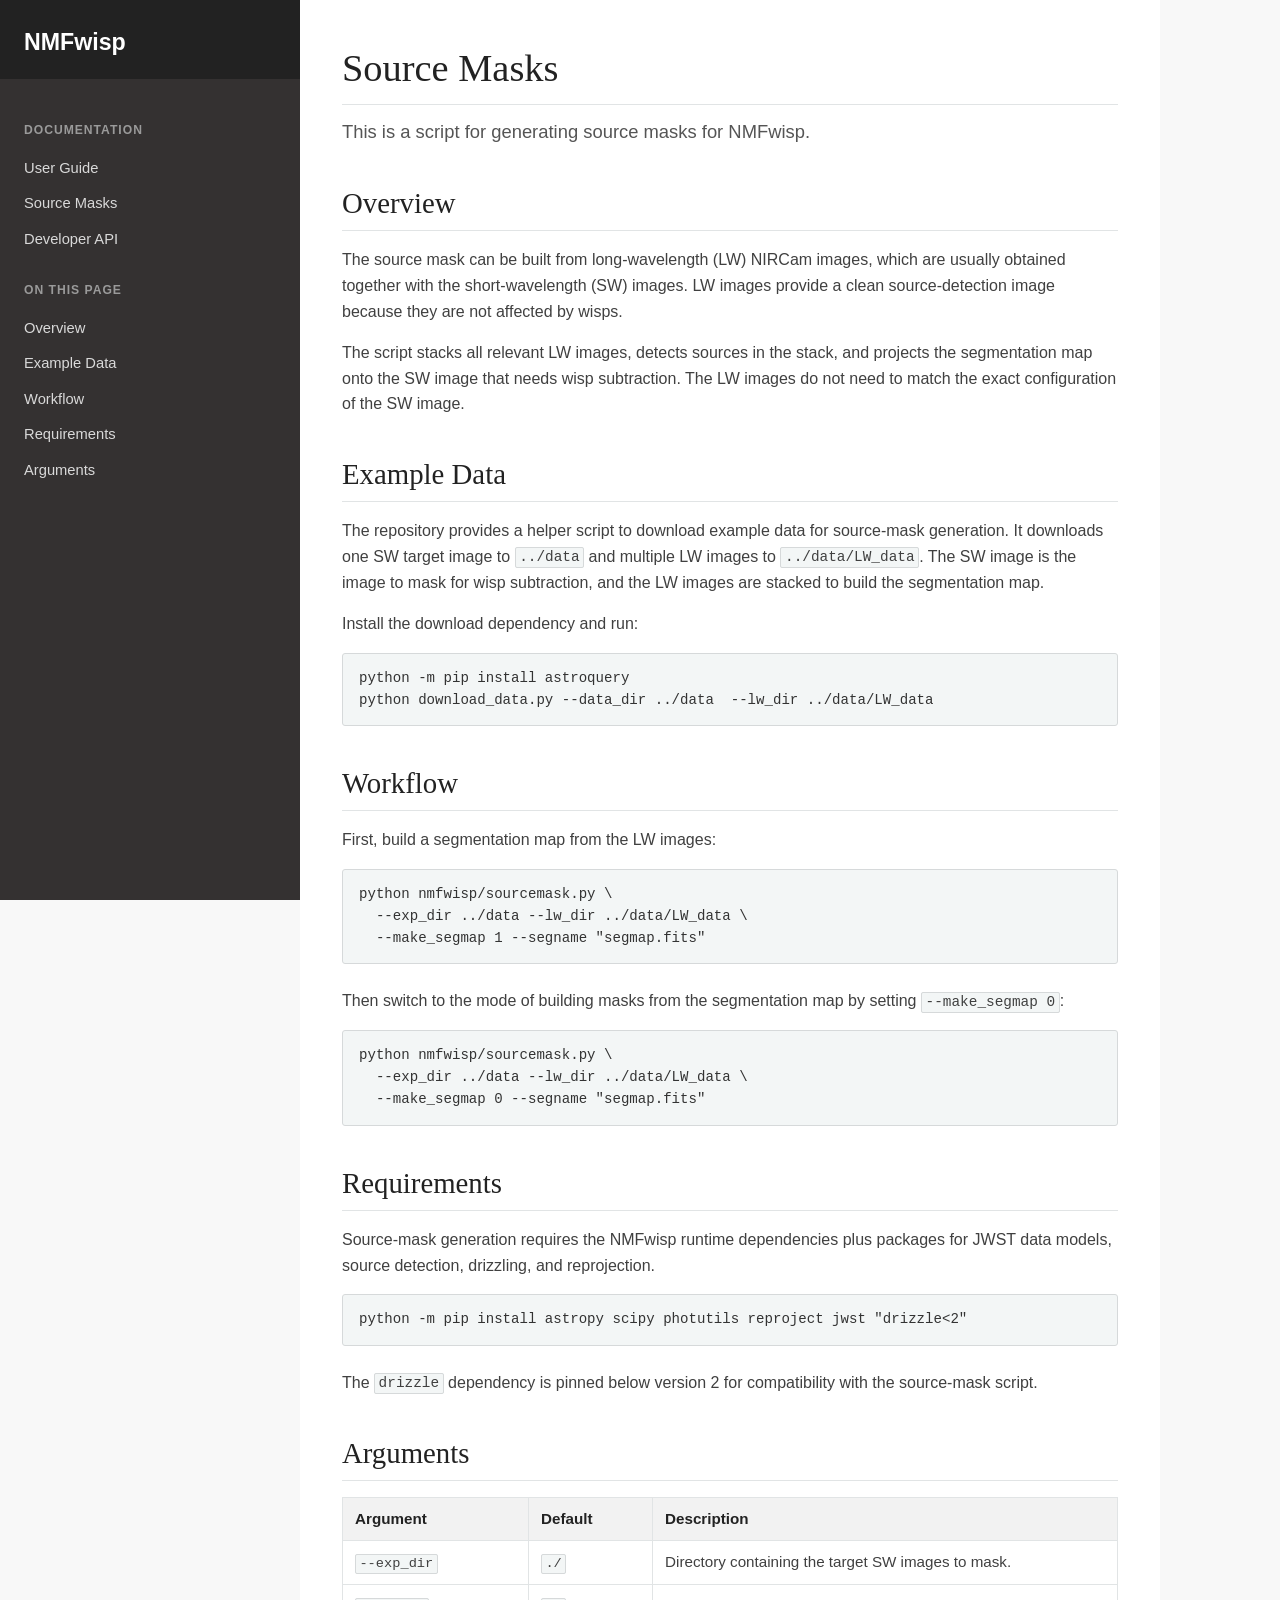
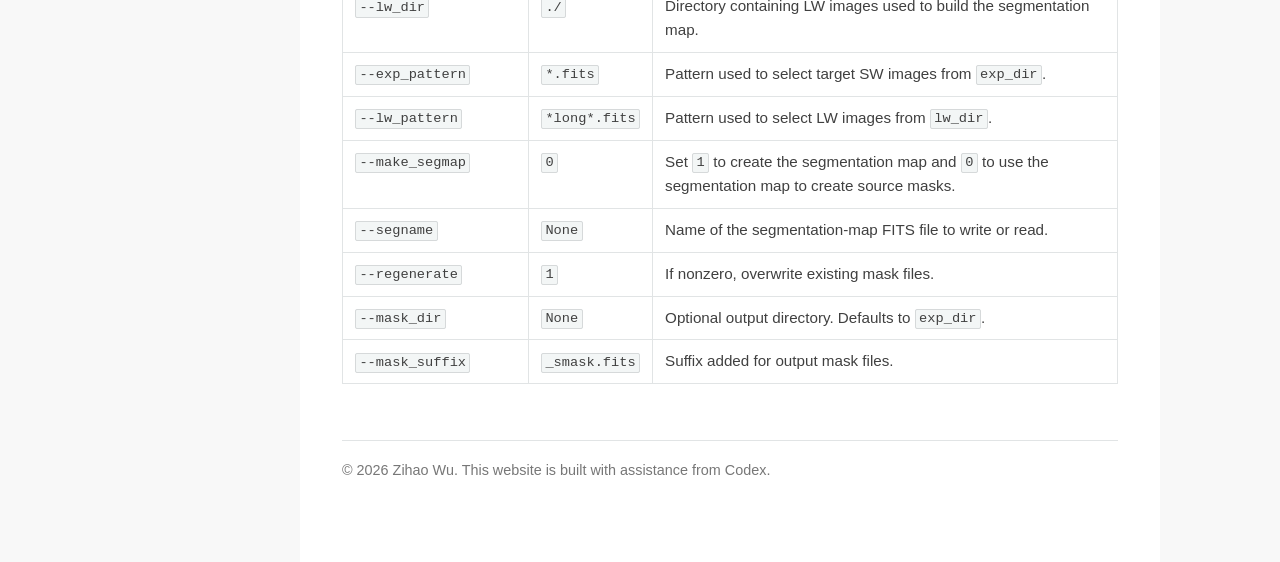
<file: docs/source-mask.html>
<!doctype html>
<html lang="en">
  <head>
    <meta charset="utf-8">
    <meta name="viewport" content="width=device-width, initial-scale=1">
    <title>NMFwisp source masks</title>
    <meta
      name="description"
      content="Source-mask generation workflow for NMFwisp wisp subtraction."
    >
    <link rel="stylesheet" href="styles.css">
  </head>
  <body>
    <a class="skip-link" href="#main-content">Skip to main content</a>
    <header class="topbar">
      <div class="topbar-inner">
        <a class="project" href="index.html">NMFwisp</a>
        <button class="menu-button" type="button" aria-expanded="false" aria-controls="sidebar">
          Contents
        </button>
      </div>
    </header>

    <div class="layout" id="top">
      <aside class="sidebar" id="sidebar">
        <div class="sidebar-title"><a class="sidebar-title-link" href="index.html">NMFwisp</a></div>
        <nav aria-label="Source-mask navigation">
          <p class="nav-caption">Documentation</p>
          <a href="index.html">User Guide</a>
          <a href="source-mask.html">Source Masks</a>
          <a href="developer-api.html">Developer API</a>
          <p class="nav-caption">On This Page</p>
          <a href="#overview">Overview</a>
          <a href="#example-data">Example Data</a>
          <a href="#workflow">Workflow</a>
          <a href="#requirements">Requirements</a>
          <a href="#arguments">Arguments</a>
        </nav>
      </aside>

      <main class="content" id="main-content">
        <h1>Source Masks</h1>
        <p class="lead">
          This is a script for generating source masks for NMFwisp.
        </p>

        <section id="overview">
          <h2>Overview</h2>
          <p>
            The source mask can be built from long-wavelength (LW) NIRCam
            images, which are usually obtained together with the
            short-wavelength (SW) images. LW images provide a clean
            source-detection image because they are not affected by wisps.
          </p>
          <p>
            The script stacks all relevant LW images, detects sources in the
            stack, and projects the segmentation map onto the SW image that needs wisp subtraction.
            The LW images do not need to match the exact configuration of the
            SW image. 
          </p>
        </section>

        <section id="example-data">
          <h2>Example Data</h2>
          <p>
            The repository provides a helper script to download example data for
            source-mask generation. It downloads one SW target image to
            <code>../data</code> and multiple LW images to
            <code>../data/LW_data</code>. The SW image is the image to mask for
            wisp subtraction, and the LW images are stacked to build the
            segmentation map.
          </p>
          <p>Install the download dependency and run:</p>
          <pre><code>python -m pip install astroquery
python download_data.py --data_dir ../data  --lw_dir ../data/LW_data</code></pre>
        </section>

        <section id="workflow">
          <h2>Workflow</h2>
          <p>First, build a segmentation map from the LW images:</p>
          <pre><code>python nmfwisp/sourcemask.py \
  --exp_dir ../data --lw_dir ../data/LW_data \
  --make_segmap 1 --segname "segmap.fits"</code></pre>

          <p>
            Then switch to the mode of building masks from the segmentation map
            by setting <code>--make_segmap 0</code>:
          </p>
          <pre><code>python nmfwisp/sourcemask.py \
  --exp_dir ../data --lw_dir ../data/LW_data \
  --make_segmap 0 --segname "segmap.fits"</code></pre>
        </section>

        <section id="requirements">
          <h2>Requirements</h2>
          <p>
            Source-mask generation requires the NMFwisp runtime dependencies
            plus packages for JWST data models, source detection, drizzling, and
            reprojection.
          </p>
          <pre><code>python -m pip install astropy scipy photutils reproject jwst "drizzle&lt;2"</code></pre>
          <p>
            The <code>drizzle</code> dependency is pinned below version 2 for
            compatibility with the source-mask script.
          </p>
        </section>

        <section id="arguments">
          <h2>Arguments</h2>
          <table class="arguments-table">
            <thead>
              <tr>
                <th>Argument</th>
                <th>Default</th>
                <th>Description</th>
              </tr>
            </thead>
            <tbody>
              <tr>
                <td><code>--exp_dir</code></td>
                <td><code>./</code></td>
                <td>Directory containing the target SW images to mask.</td>
              </tr>
              <tr>
                <td><code>--lw_dir</code></td>
                <td><code>./</code></td>
                <td>Directory containing LW images used to build the segmentation map.</td>
              </tr>
              <tr>
                <td><code>--exp_pattern</code></td>
                <td><code>*.fits</code></td>
                <td>Pattern used to select target SW images from <code>exp_dir</code>.</td>
              </tr>
              <tr>
                <td><code>--lw_pattern</code></td>
                <td><code>*long*.fits</code></td>
                <td>Pattern used to select LW images from <code>lw_dir</code>.</td>
              </tr>
              <tr>
                <td><code>--make_segmap</code></td>
                <td><code>0</code></td>
                <td>Set <code>1</code> to create the segmentation map and <code>0</code> to use the segmentation map to create source masks.</td>
              </tr>
              <tr>
                <td><code>--segname</code></td>
                <td><code>None</code></td>
                <td>Name of the segmentation-map FITS file to write or read.</td>
              </tr>
              <tr>
                <td><code>--regenerate</code></td>
                <td><code>1</code></td>
                <td>If nonzero, overwrite existing mask files.</td>
              </tr>
              <tr>
                <td><code>--mask_dir</code></td>
                <td><code>None</code></td>
                <td>Optional output directory. Defaults to <code>exp_dir</code>.</td>
              </tr>
              <tr>
                <td><code>--mask_suffix</code></td>
                <td><code>_smask.fits</code></td>
                <td>Suffix added for output mask files.</td>
              </tr>
            </tbody>
          </table>
        </section>


        <footer class="doc-footer">
          <p>&copy; 2026 Zihao Wu. This website is built with assistance from Codex.</p>
        </footer>
      </main>
    </div>

    <script src="site.js"></script>
  </body>
</html>
</file>
<file: docs/styles.css>
:root {
  --bg: #f8f8f8;
  --sidebar-bg: #343131;
  --sidebar-fg: #d9d9d9;
  --sidebar-muted: #9a9a9a;
  --link: #2980b9;
  --link-hover: #1b5d85;
  --text: #404040;
  --heading: #222222;
  --border: #e1e4e5;
  --code-bg: #f3f6f6;
  --topbar: #2980b9;
  --content-width: 860px;
}

* {
  box-sizing: border-box;
}

html {
  scroll-behavior: smooth;
}

body {
  margin: 0;
  color: var(--text);
  background: var(--bg);
  font-family: "Lato", "Helvetica Neue", Arial, sans-serif;
  font-size: 16px;
  line-height: 1.6;
}

a {
  color: var(--link);
  text-decoration: none;
}

a:hover,
a:focus {
  color: var(--link-hover);
  text-decoration: underline;
}

code,
pre {
  font-family: SFMono-Regular, Consolas, "Liberation Mono", Menlo, monospace;
}

code {
  padding: 0.1em 0.25em;
  background: var(--code-bg);
  border: 1px solid #d6d9da;
  border-radius: 2px;
  font-size: 0.9em;
}

pre {
  overflow-x: auto;
  padding: 14px 16px;
  margin: 16px 0 24px;
  color: #333333;
  background: var(--code-bg);
  border: 1px solid #d6d9da;
  border-radius: 3px;
  font-size: 0.88rem;
  line-height: 1.55;
}

pre code {
  padding: 0;
  background: transparent;
  border: 0;
  font-size: inherit;
}

img {
  max-width: 100%;
  height: auto;
}

.skip-link {
  position: absolute;
  left: -999px;
}

.skip-link:focus {
  top: 8px;
  left: 8px;
  z-index: 20;
  padding: 8px 12px;
  color: #ffffff;
  background: #000000;
}

.topbar {
  display: none;
  color: #ffffff;
  background: var(--topbar);
}

.topbar-inner {
  display: flex;
  align-items: center;
  justify-content: space-between;
  min-height: 50px;
  padding: 0 16px;
}

.project {
  color: #ffffff;
  font-weight: 700;
}

.project:hover,
.project:focus {
  color: #ffffff;
}

.menu-button {
  padding: 6px 10px;
  color: #ffffff;
  background: transparent;
  border: 1px solid rgba(255, 255, 255, 0.55);
  border-radius: 3px;
  cursor: pointer;
}

.layout {
  display: grid;
  grid-template-columns: 300px minmax(0, 1fr);
  min-height: 100vh;
}

.sidebar {
  position: sticky;
  top: 0;
  align-self: start;
  height: 100vh;
  overflow-y: auto;
  color: var(--sidebar-fg);
  background: var(--sidebar-bg);
}

.sidebar-title {
  padding: 24px 24px 18px;
  color: #ffffff;
  background: #222222;
  font-size: 1.45rem;
  font-weight: 700;
}

.sidebar nav {
  padding: 18px 0 40px;
}

.sidebar a,
.nav-caption {
  display: block;
  padding: 6px 24px;
}

.sidebar a {
  color: var(--sidebar-fg);
  font-size: 0.92rem;
}

.sidebar a:hover,
.sidebar a:focus {
  color: #ffffff;
  background: #4a4545;
  text-decoration: none;
}

.sidebar .sidebar-title .sidebar-title-link,
.sidebar .sidebar-title .sidebar-title-link:hover,
.sidebar .sidebar-title .sidebar-title-link:focus {
  display: inline !important;
  padding: 0 !important;
  color: #ffffff !important;
  background: transparent !important;
  font-size: 1.45rem !important;
  font-weight: 700 !important;
  line-height: 1.25 !important;
  text-decoration: none !important;
}

.nav-caption {
  margin: 18px 0 4px;
  color: var(--sidebar-muted);
  font-size: 0.76rem;
  font-weight: 700;
  letter-spacing: 0.08em;
  text-transform: uppercase;
}

.content {
  width: min(100%, var(--content-width));
  padding: 44px 42px 80px;
  background: #ffffff;
}

.lead {
  margin-bottom: 30px;
  color: #555555;
  font-size: 1.15rem;
}

section {
  margin-top: 40px;
}

h1,
h2,
h3 {
  color: var(--heading);
  font-family: Georgia, "Times New Roman", serif;
  font-weight: 400;
  line-height: 1.25;
}

h1 {
  margin: 0 0 12px;
  padding-bottom: 12px;
  border-bottom: 1px solid var(--border);
  font-size: 2.4rem;
}

h2 {
  margin: 0 0 16px;
  padding-bottom: 8px;
  border-bottom: 1px solid var(--border);
  font-size: 1.8rem;
}

h3 {
  margin: 24px 0 10px;
  font-size: 1.35rem;
}

p {
  margin: 0 0 16px;
}

figure {
  margin: 22px 0 30px;
}

figcaption {
  margin-top: 8px;
  color: #777777;
  font-size: 0.92rem;
}

table {
  width: 100%;
  margin: 16px 0 24px;
  border-collapse: collapse;
  font-size: 0.95rem;
}

.arguments-table th:first-child,
.arguments-table td:first-child {
  width: 24%;
  min-width: 140px;
}

th,
td {
  padding: 9px 12px;
  border: 1px solid var(--border);
  vertical-align: top;
}

th {
  color: #222222;
  background: #f2f2f2;
  font-weight: 700;
  text-align: left;
}

dl {
  display: grid;
  grid-template-columns: max-content minmax(0, 1fr);
  gap: 8px 18px;
  margin: 16px 0;
}

dt {
  color: #222222;
  font-weight: 700;
}

dd {
  margin: 0;
}

.api-item {
  padding: 18px;
  margin-top: 12px;
  border: 1px solid var(--border);
  border-radius: 3px;
}

.api-item h3 {
  margin-top: 0;
}

.doc-footer {
  margin-top: 56px;
  padding-top: 18px;
  color: #777777;
  border-top: 1px solid var(--border);
  font-size: 0.9rem;
}

.doc-footer p {
  margin: 0;
}

@media (max-width: 900px) {
  .topbar {
    position: sticky;
    top: 0;
    z-index: 10;
    display: block;
  }

  .layout {
    display: block;
  }

  .sidebar {
    position: fixed;
    top: 50px;
    bottom: 0;
    left: 0;
    z-index: 9;
    width: 280px;
    height: auto;
    transform: translateX(-100%);
    transition: transform 160ms ease;
  }

  .sidebar.open {
    transform: translateX(0);
  }

  .content {
    width: 100%;
    padding: 30px 22px 70px;
  }
}

@media (max-width: 560px) {
  body {
    font-size: 15px;
  }

  h1 {
    font-size: 2rem;
  }

  h2 {
    font-size: 1.55rem;
  }

  dl {
    grid-template-columns: 1fr;
  }

  table {
    display: block;
    overflow-x: auto;
  }
}
</file>
